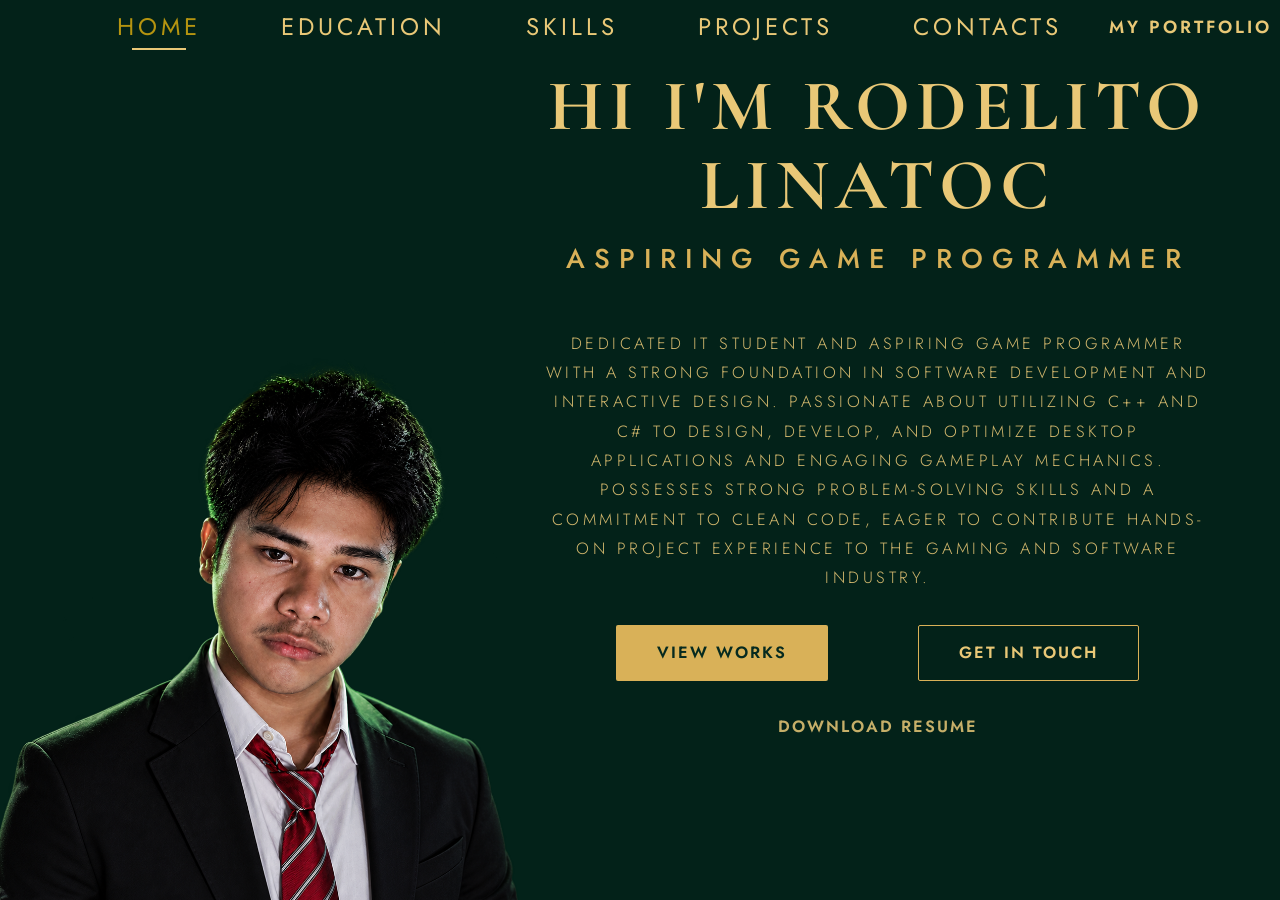
<file: PT PORTFOLIO/index.html>
<!DOCTYPE html>
<html lang="en">
<head>
  <meta charset="UTF-8">
  <meta name="viewport" content="width=device-width, initial-scale=1.0">
  <title>Portfolio</title>
  <link rel="preconnect" href="https://fonts.googleapis.com">
  <link href="https://fonts.googleapis.com/css2?family=Cormorant+Garamond:ital,wght@0,400;0,500;0,600;0,700;1,500;1,600&family=Jost:wght@300;400;500;600&display=swap" rel="stylesheet">
  <link rel="stylesheet" href="style.css">
</head>
<body class="home-page">

  <header>
    <div class="nav-wrap">
      <ul class="nav-links" id="navLinks">
        <li><a href="index.html" class="nav-link active">HOME</a></li>
        <li><a href="education.html" class="nav-link">EDUCATION</a></li>
        <li><a href="skills.html" class="nav-link">SKILLS</a></li>
        <li><a href="projects.html" class="nav-link">PROJECTS</a></li>
        <li><a href="contact.html" class="nav-link">CONTACTS</a></li>
      </ul>
      <div class="brand">MY PORTFOLIO</div>
      <button class="menu-toggle" id="menuToggle" aria-label="Toggle menu">
        <span></span><span></span><span></span>
      </button>
    </div>
  </header>

  <section id="home" class="hero">
    <div class="portrait-frame">
      <div class="portrait">
        <img src="images/PROOOF.png" alt="Rodelito Linatoc">
      </div>
    </div>

    <div class="hero-copy">
      <h1>HI I'M RODELITO LINATOC</h1>
      <p class="role">ASPIRING GAME PROGRAMMER</p>
      <p class="description">
        DEDICATED IT STUDENT AND ASPIRING GAME PROGRAMMER WITH A STRONG FOUNDATION IN SOFTWARE DEVELOPMENT AND INTERACTIVE DESIGN. PASSIONATE ABOUT UTILIZING C++ AND C# TO DESIGN, DEVELOP, AND OPTIMIZE DESKTOP APPLICATIONS AND ENGAGING GAMEPLAY MECHANICS. POSSESSES STRONG PROBLEM-SOLVING SKILLS AND A COMMITMENT TO CLEAN CODE, EAGER TO CONTRIBUTE HANDS-ON PROJECT EXPERIENCE TO THE GAMING AND SOFTWARE INDUSTRY.
      </p>
      <div class="btn-row">
  <a href="projects.html" class="btn btn-solid">VIEW WORKS</a>
  <a href="contact.html" class="btn btn-outline">GET IN TOUCH</a>
</div>
<a href="RESUME.pdf" class="btn btn-ghost" download="Rodelito_Linatoc_Resume.pdf">DOWNLOAD RESUME</a>
    </div>
  </section>

  

  <script>
    const menuToggle = document.getElementById('menuToggle');
    const navLinks = document.getElementById('navLinks');

    if (menuToggle && navLinks) {
      menuToggle.addEventListener('click', () => {
        navLinks.classList.toggle('open');
      });
    }
  </script>
</body>
</html>
</file>
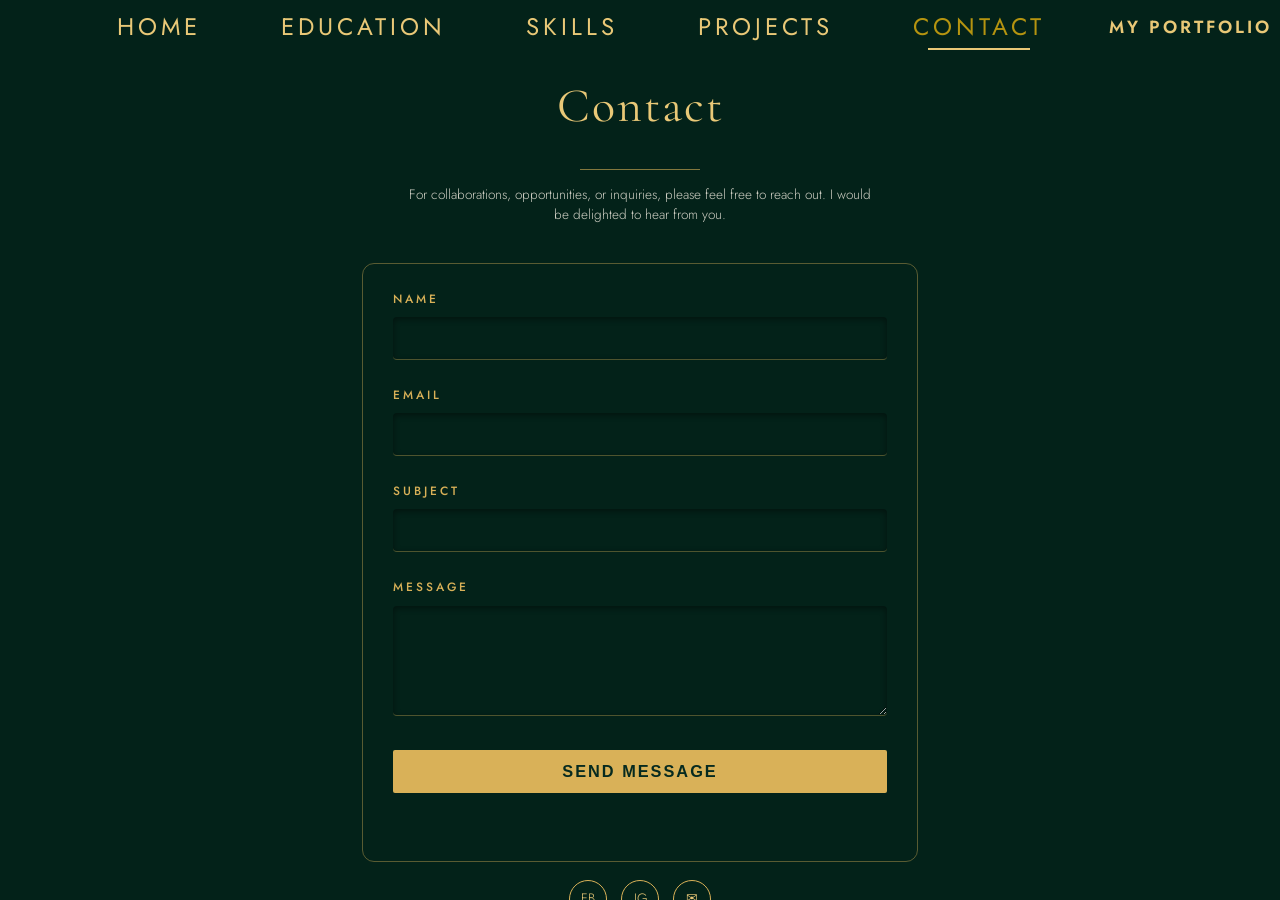
<file: PT PORTFOLIO/contact.html>
<!DOCTYPE html>
<html lang="en">
<head>
<meta charset="UTF-8">
<meta name="viewport" content="width=device-width, initial-scale=1.0">
<title>Contact | LINATOC, RODELITO V. Portfolio</title>
<link rel="preconnect" href="https://fonts.googleapis.com">
<link href="https://fonts.googleapis.com/css2?family=Cormorant+Garamond:ital,wght@0,400;0,500;0,600;1,500;1,600&family=Jost:wght@300;400;500;600&display=swap" rel="stylesheet">
<link rel="stylesheet" href="style.css">
</head>
<body>

<header>
  <div class="nav-wrap">
    <ul class="nav-links" id="navLinks">
      <li><a href="index.html" class="nav-link">Home</a></li>
      <li><a href="education.html" class="nav-link">Education</a></li>
      <li><a href="skills.html" class="nav-link">Skills</a></li>
      <li><a href="projects.html" class="nav-link">Projects</a></li>
      <li><a href="contact.html" class="nav-link active">Contact</a></li>
    </ul>
    <div class="brand">My Portfolio</div>
    <button class="menu-toggle" id="menuToggle" aria-label="Toggle menu">
      <span></span><span></span><span></span>
    </button>
  </div>
</header>

<section id="contact">
  <div class="section-head reveal">
    <p class="eyebrow">Get In Touch</p>
    <h2>Contact</h2>
    <div class="rule"></div>
    <p class="contact-intro">For collaborations, opportunities, or inquiries, please feel free to reach out. I would be delighted to hear from you.</p>
  </div>

  <form class="contact-box reveal" id="contactForm">
    <div class="field">
      <label for="name">Name</label>
      <input id="name" type="text" required>
    </div>
    <div class="field">
      <label for="email">Email</label>
      <input id="email" type="email" required>
    </div>
    <div class="field">
      <label for="subject">Subject</label>
      <input id="subject" type="text" required>
    </div>
    <div class="field">
      <label for="message">Message</label>
      <textarea id="message" required></textarea>
    </div>
    <button type="submit" class="btn btn-solid">Send Message</button>
    <p class="form-status" id="formStatus"></p>
  </form>

  <div class="social-row reveal">
  <a href="https://www.facebook.com/linatoc.jr.rodelito" class="social-icon" aria-label="Facebook" target="_blank" rel="noopener noreferrer">FB</a>
  <a href="https://www.instagram.com/direct/t/17842320944801246/" class="social-icon" aria-label="Instagram" target="_blank" rel="noopener noreferrer">IG</a>
  <a href="mailto:2520710@ub.edu.com" class="social-icon" aria-label="Gmail" target="_blank" rel="noopener noreferrer">✉</a>
</div>
</section>


<script src="script.js"></script>
</body>
</html>
</file>
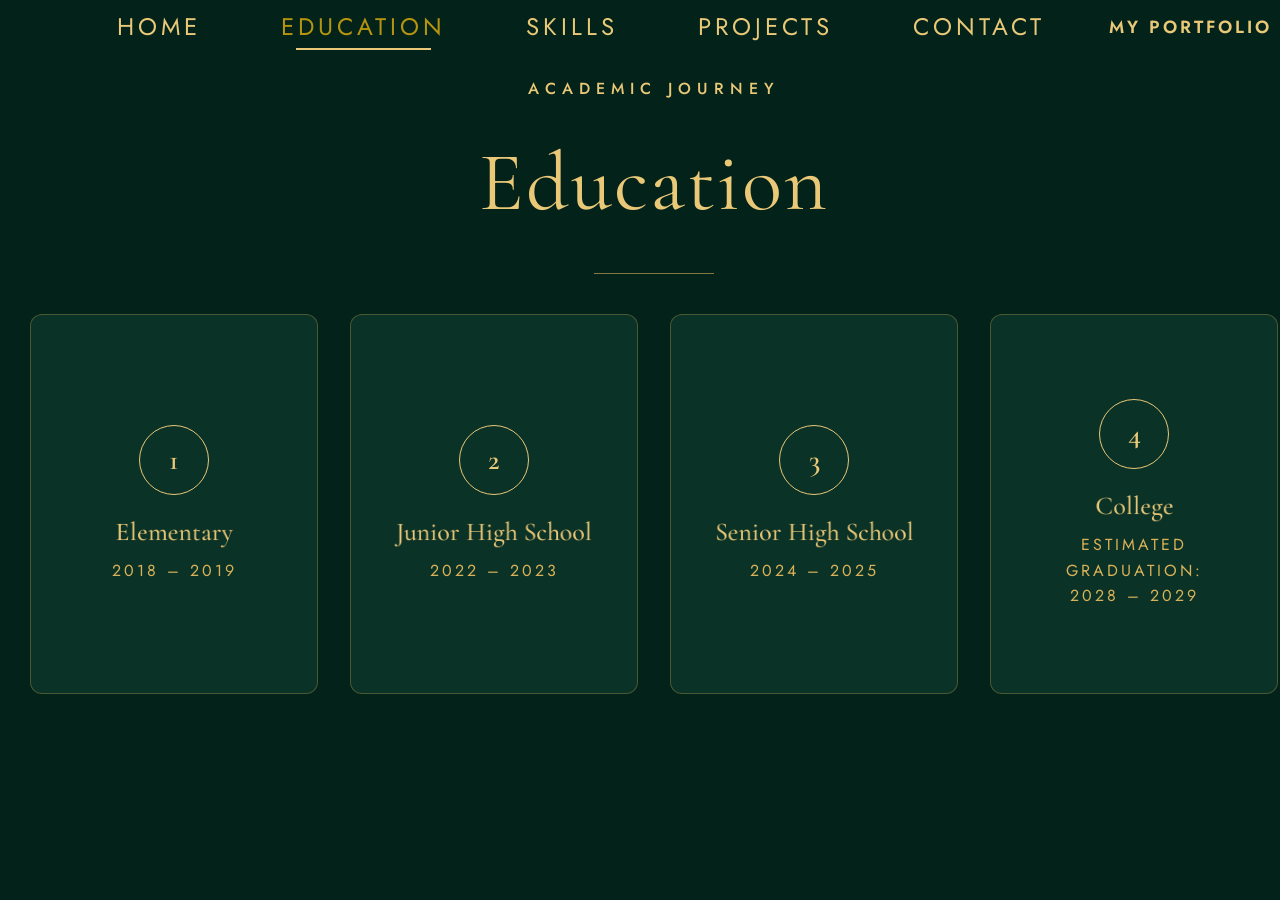
<file: PT PORTFOLIO/education.html>
<!DOCTYPE html>
<html lang="en">
<head>
<meta charset="UTF-8">
<meta name="viewport" content="width=device-width, initial-scale=1.0">
<title>Portfolio</title>
<link rel="preconnect" href="https://fonts.googleapis.com">
<link href="https://fonts.googleapis.com/css2?family=Cormorant+Garamond:ital,wght@0,400;0,500;0,600;1,500;1,600&family=Jost:wght@300;400;500;600&display=swap" rel="stylesheet">
<link rel="stylesheet" href="style.css">
</head>
<body>

<header>
  <div class="nav-wrap">
    <ul class="nav-links" id="navLinks">
      <li><a href="index.html" class="nav-link">Home</a></li>
      <li><a href="education.html" class="nav-link active">Education</a></li>
      <li><a href="skills.html" class="nav-link">Skills</a></li>
      <li><a href="projects.html" class="nav-link">Projects</a></li>
      <li><a href="contact.html" class="nav-link">Contact</a></li>
    </ul>
    <div class="brand">My Portfolio</div>
    <button class="menu-toggle" id="menuToggle" aria-label="Toggle menu">
      <span></span><span></span><span></span>
    </button>
  </div>
</header>

<section id="education" class="education-section">
  <div class="education-container">
    <div class="section-head reveal">
      <p class="eyebrow">Academic Journey</p>
      <h2>Education</h2>
      <div class="rule"></div>
    </div>
    
    <div class="edu-cards-container reveal">
      <!-- Card 1: Elementary -->
      <div class="edu-card">
        <div class="badge-circle">1</div>
        <h3>Elementary</h3>
        <p class="edu-date">2018 – 2019</p>
        <div class="card-details">
          <p>Served as a designated row officer, cleaning group leader, and activity lead—actively monitoring peer well-being, coordinating daily sanitation duties, and guiding team members to successfully complete group tasks and academic projects.</p>
        </div>
      </div>

      <!-- Card 2: Junior High School -->
      <div class="edu-card">
        <div class="badge-circle">2</div>
        <h3>Junior High School</h3>
        <p class="edu-date">2022 – 2023</p>
        <div class="card-details">
          <p>Served as the lead vocalist for group performance tasks, helping guide musical arrangements and rehearsals. Collaborated closely with team members to practice, coordinate responsibilities, and deliver organized group presentations.</p>
        </div>
      </div>

      <!-- Card 3: Senior High School -->
      <div class="edu-card">
        <div class="badge-circle">3</div>
        <h3>Senior High School</h3>
        <p class="edu-date">2024 – 2025</p>
        <div class="card-details">
          <p>STEM Strand graduate. Achieved Academic Honors in Grade 12 while actively contributing to student life and leadership throughout Senior High School. Served as Vice President of the KAPIDAMU music organization, where I helped manage operations and organize activities, and acted as a class representative responsible for row monitoring and attending to classmates' health needs by assisting them to the school clinic.</p>
        </div>
      </div>

      <!-- Card 4: College -->
      <div class="edu-card">
        <div class="badge-circle">4</div>
        <h3>College</h3>
        <p class="edu-date">ESTIMATED GRADUATION:<br> 2028 – 2029</p>
        <div class="card-details">
          <p>BS Information Technology. Developing foundational knowledge in computer programming and web development, with practical exposure to C++ for core logic and HTML/CSS for responsive web structure. Actively building technical problem-solving skills through hands-on academic projects, focusing on structured code execution, clean logic design, and basic user interface concepts.</p>
        </div>
      </div>
    </div>
  </div>
</section>



<script src="script.js"></script>
</body>
</html>
</file>
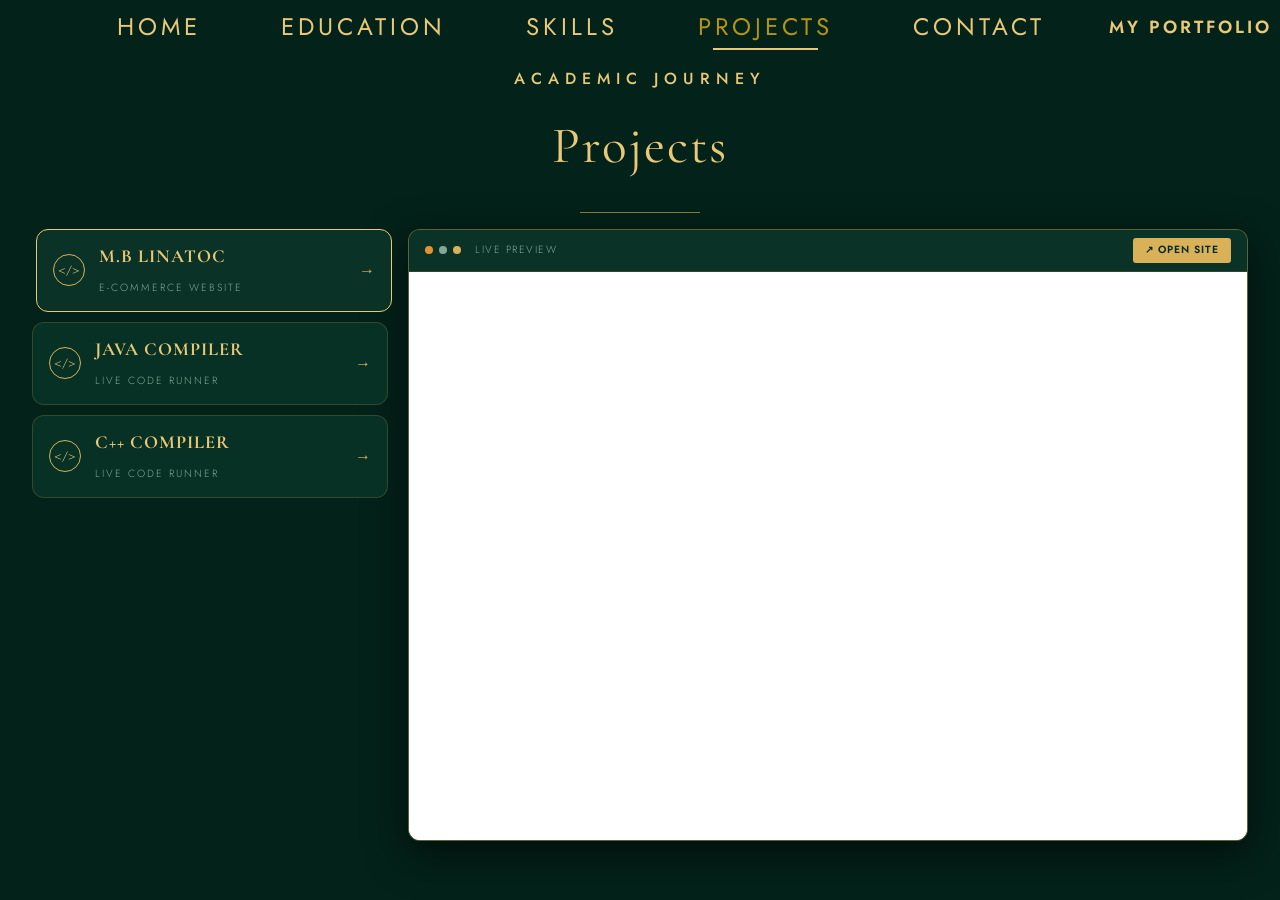
<file: PT PORTFOLIO/projects.html>
<!DOCTYPE html>
<html lang="en">
<head>
  <meta charset="UTF-8">
  <meta name="viewport" content="width=device-width, initial-scale=1.0">
  <title>Portfolio</title>
  <link rel="preconnect" href="https://fonts.googleapis.com">
  <link href="https://fonts.googleapis.com/css2?family=Cormorant+Garamond:ital,wght@0,400;0,500;0,600;1,500;1,600&family=Jost:wght@300;400;500;600&display=swap" rel="stylesheet">
  <link rel="stylesheet" href="style.css">
</head>
<body class="projects-page">

<header>
  <div class="nav-wrap">
    <ul class="nav-links" id="navLinks">
      <li><a href="index.html" class="nav-link">Home</a></li>
      <li><a href="education.html" class="nav-link">Education</a></li>
      <li><a href="skills.html" class="nav-link">Skills</a></li>
      <li><a href="projects.html" class="nav-link active">Projects</a></li>
      <li><a href="contact.html" class="nav-link">Contact</a></li>
    </ul>
    <div class="brand">My Portfolio</div>
    <button class="menu-toggle" id="menuToggle" aria-label="Toggle menu">
      <span></span><span></span><span></span>
    </button>
  </div>
</header>

<main class="projects-main">

  <section id="education" class="education-section">
    <div class="education-container">
      <div class="section-head reveal">
        <p class="eyebrow">Academic Journey</p>
        <h2>Projects</h2>
        <div class="rule"></div>
      </div>

      <div class="projects-layout">

        <div class="projects-list">

          <a href="https://linatocrodelito8-netizen.github.io/Frozen-Meatshop/" target="_blank" class="project-slot active" data-target="proj-meatshop">
            <div class="slot-content">
              <div class="slot-icon">&lt;/&gt;</div>
              <div>
                <h3 class="slot-title">M.B LINATOC</h3>
                <span class="slot-category">E-COMMERCE WEBSITE</span>
              </div>
              <span class="slot-arrow">&rarr;</span>
            </div>
          </a>

          <div class="project-slot" data-target="proj-game">
            <div class="slot-content">
              <div class="slot-icon">&lt;/&gt;</div>
              <div>
                <h3 class="slot-title">JAVA COMPILER</h3>
                <span class="slot-category">LIVE CODE RUNNER</span>
              </div>
              <span class="slot-arrow">&rarr;</span>
            </div>
          </div>

          <div class="project-slot" data-target="proj-system">
            <div class="slot-content">
              <div class="slot-icon">&lt;/&gt;</div>
              <div>
                <h3 class="slot-title">C++ COMPILER</h3>
                <span class="slot-category">LIVE CODE RUNNER</span>
              </div>
              <span class="slot-arrow">&rarr;</span>
            </div>
          </div>

        </div>

        <div class="project-projection">

          <div class="projection-bar">
            <div class="bar-dots">
              <span class="dot dot-orange"></span>
              <span class="dot dot-muted"></span>
              <span class="dot dot-gold"></span>
              <span class="bar-title">LIVE PREVIEW</span>
            </div>
            <a id="liveSiteBtn" href="https://linatocrodelito8-netizen.github.io/Frozen-Meatshop/" target="_blank" class="open-site-btn">↗ OPEN SITE</a>
          </div>

          <div class="projection-viewport" id="viewportWrapper">

            <div class="proj-pane active" id="proj-meatshop">
              <div class="iframe-container" id="iframeBox">
                <iframe id="scaledIframe" src="https://linatocrodelito8-netizen.github.io/Frozen-Meatshop/" title="M.B Linatoc Meatshop Live Preview"></iframe>
              </div>
            </div>

            <!-- Pane 2: Java Compiler -->
            <div class="proj-pane" id="proj-game">
              <div class="pane-header">
                <h3>JAVA COMPILER</h3>
                <div class="badge">☕ Runner</div>
              </div>

              <div class="pane-card">
                <div class="card-heading">LIBRARY SYSTEM</div>
                <div class="pane-footer">
                <span class="tag">NOTICE</span>
                <p>
                <p>Please be advised that the compiler is currently experiencing functional limitations. While it allows users to enter input, it is presently unable to execute the required calculations.

The compiler is intended solely for demonstration purposes, specifically to illustrate the structure and functionality of the JavaScript code used in this project.

For Testing Purposes:
If you would like to test the code and see how it functions, please copy the provided JavaScript code, click “Open Site,” and paste the code into the designated area on the website.

We apologize for any inconvenience this limitation may cause and sincerely appreciate your understanding and consideration.</p>

                <div class="compiler-toolbar">
                  <button id="editCodeBtn" class="action-btn secondary-btn">✎ Edit Code</button>
                </div>

                <pre class="code-viewer" id="codeViewer"></pre>
                <textarea class="code-editor" id="codeEditor" style="display:none;" spellcheck="false"></textarea>

                <button id="runJavaBtn" class="action-btn">▶ Start Program</button>

                <div class="terminal" id="terminal">
                  <div class="term-line term-placeholder">Click "Start Program" to begin answering the prompts…</div>
                </div>
              </div>

Click Start, then answer each question directly in the console above.
</p>
              </div>
            </div>

            <!-- Pane 3: C++ Compiler -->
            <div class="proj-pane" id="proj-system">
              <div class="pane-header">
                <h3>C++ COMPILER</h3>
                <div class="badge">⚙ Runner</div>
              </div>

              <div class="pane-card">
                <div class="card-heading">MATRIX COMPARISON</div>
                <div class="pane-footer">
                <span class="tag">NOTICE</span>
                <p>
                <p>Please be advised that the compiler is currently experiencing functional limitations. While it allows users to enter input, it is presently unable to execute the required calculations.

The compiler is intended solely for demonstration purposes, specifically to illustrate the structure and functionality of the C++ code used in this project.

For Testing Purposes:
If you would like to test the code and see how it functions, please copy the provided C++ code, click “Open Site,” and paste the code into the designated area on the website.

We apologize for any inconvenience this limitation may cause and sincerely appreciate your understanding and consideration.</p>

                <div class="compiler-toolbar">
                  <button id="editCodeBtnCpp" class="action-btn secondary-btn">✎ Edit Code</button>
                </div>

                <pre class="code-viewer" id="codeViewerCpp"></pre>
                <textarea class="code-editor" id="codeEditorCpp" style="display:none;" spellcheck="false"></textarea>

                <button id="runCppBtn" class="action-btn">▶ Start Program</button>

                <div class="terminal" id="terminalCpp">
                  <div class="term-line term-placeholder">Click "Start Program" to begin answering the prompts…</div>
                </div>
              </div>

Click Start, then answer each question directly in the console above.
</p>
              </div>
            </div>

          </div>
        </div>

      </div>
    </div>
  </section>
</main>

<script>
 function resizeIframe() {
  const box = document.getElementById('iframeBox');
  const iframe = document.getElementById('scaledIframe');
  if (!box || !iframe) return;

  const baseWidth = 1920;
  const baseHeight = 1080;

  const containerWidth = box.clientWidth;
  const containerHeight = box.clientHeight;

  const scaleX = containerWidth / baseWidth;
  const scaleY = containerHeight / baseHeight;
  const scale = Math.max(scaleX, scaleY);

  iframe.style.width = baseWidth + 'px';
  iframe.style.height = baseHeight + 'px';
  iframe.style.transform = `scale(${scale})`;
}

  window.addEventListener('resize', resizeIframe);
  window.addEventListener('DOMContentLoaded', resizeIframe);

  const projectLinks = {
    'proj-meatshop': 'https://linatocrodelito8-netizen.github.io/Frozen-Meatshop/',
    'proj-game': 'https://www.onlinegdb.com/online_java_compiler',
    'proj-system': 'https://www.onlinegdb.com/online_c++_compiler'
  };

  const liveSiteBtn = document.getElementById('liveSiteBtn');
  const slots = document.querySelectorAll('.project-slot');
  const panes = document.querySelectorAll('.proj-pane');

  slots.forEach(slot => {
    slot.addEventListener('mouseenter', () => {
      slots.forEach(s => {
        s.classList.remove('active');
      });
      panes.forEach(p => {
        p.classList.remove('active');
        p.style.display = 'none';
      });

      slot.classList.add('active');

      const targetId = slot.getAttribute('data-target');
      const targetPane = document.getElementById(targetId);
      if (targetPane) {
        targetPane.style.display = 'flex';
        targetPane.classList.add('active');
        if (targetId === 'proj-meatshop') {
          setTimeout(resizeIframe, 10);
        }
      }

      if (liveSiteBtn && projectLinks[targetId]) {
        liveSiteBtn.href = projectLinks[targetId];
      }
    });
  });

  // ==================== SHARED TERMINAL HELPER ====================
  function addLineG(terminalEl, text, cls) {
    const div = document.createElement('div');
    div.className = 'term-line' + (cls ? ' ' + cls : '');
    div.textContent = text;
    terminalEl.appendChild(div);
    terminalEl.scrollTop = terminalEl.scrollHeight;
    return div;
  }

  function askSingle(terminalEl, promptText) {
    return new Promise((resolve) => {
      const row = document.createElement('div');
      row.className = 'term-line term-prompt-row';

      const label = document.createElement('span');
      label.textContent = promptText;
      row.appendChild(label);

      const input = document.createElement('input');
      input.type = 'text';
      input.className = 'term-input';
      row.appendChild(input);

      terminalEl.appendChild(row);
      terminalEl.scrollTop = terminalEl.scrollHeight;
      input.focus();

      input.addEventListener('keydown', (e) => {
        if (e.key === 'Enter') {
          const value = input.value;
          input.disabled = true;
          row.innerHTML = '';
          row.className = 'term-line';
          row.textContent = promptText + value;
          resolve(value);
        }
      });
    });
  }

  // ==================== JAVA COMPILER ====================

  const DEFAULT_JAVA_CODE = `import java.util.Scanner;

public class Main {
    public static void main(String[] args) {
        Scanner scn = new Scanner(System.in);

        System.out.print("Member name: ");
        String Name = scn.nextLine();

        System.out.print("Library ID: ");
        int ID = scn.nextInt();

        System.out.print("Book Title: ");
        scn.nextLine();
        String Title = scn.nextLine();

        System.out.print("Number of Books Borrowed: ");
        int numberofbooks = scn.nextInt();

        System.out.print("Number of days: ");
        int numberofdays = scn.nextInt();

        System.out.print("Daily Fee per book: ");
        double DailyFee = scn.nextInt();

        System.out.print("Membership Fee: ");
        double MembershipFee = scn.nextInt();

        System.out.print("Processing Fee per book: ");
        double Processfeeperbook = scn.nextInt();

        int totalDays = numberofbooks * numberofdays;
        System.out.print("Total Days: " + totalDays + " Days\\n");

        double borrowingFee = numberofbooks * DailyFee;
        System.out.print("Total Borrowing Fee: " + borrowingFee + "\\n");

        double TotalprocessingFee = numberofbooks * Processfeeperbook;
        System.out.print("Total Processing Fee: " + TotalprocessingFee + "\\n");

        double TotalAmount = borrowingFee + TotalprocessingFee + MembershipFee;
        System.out.print("Total Amount: " + TotalAmount + "\\n");
    }
}`;

  const PROMPTS = [
    "Member name: ",
    "Library ID: ",
    "Book Title: ",
    "Number of Books Borrowed: ",
    "Number of days: ",
    "Daily Fee per book: ",
    "Membership Fee: ",
    "Processing Fee per book: "
  ];

  let currentCode = DEFAULT_JAVA_CODE;
  let isEditing = false;
  let isRunning = false;

  const codeViewer = document.getElementById('codeViewer');
  const codeEditor = document.getElementById('codeEditor');
  const editCodeBtn = document.getElementById('editCodeBtn');
  const runBtn = document.getElementById('runJavaBtn');
  const terminal = document.getElementById('terminal');

  function renderViewer() {
    codeViewer.textContent = currentCode;
  }
  renderViewer();

  if (editCodeBtn) {
    editCodeBtn.addEventListener('click', () => {
      if (isRunning) return;
      if (!isEditing) {
        codeEditor.value = currentCode;
        codeViewer.style.display = 'none';
        codeEditor.style.display = 'block';
        editCodeBtn.textContent = '🔒 Lock Code';
        isEditing = true;
      } else {
        currentCode = codeEditor.value;
        renderViewer();
        codeEditor.style.display = 'none';
        codeViewer.style.display = 'block';
        editCodeBtn.textContent = '✎ Edit Code';
        isEditing = false;
      }
    });
  }

  function addLine(text, cls) {
    return addLineG(terminal, text, cls);
  }

  function askNext(index, answers) {
    if (index >= PROMPTS.length) {
      runProgram(answers);
      return;
    }

    const row = document.createElement('div');
    row.className = 'term-line term-prompt-row';

    const label = document.createElement('span');
    label.textContent = PROMPTS[index];
    row.appendChild(label);

    const input = document.createElement('input');
    input.type = 'text';
    input.className = 'term-input';
    row.appendChild(input);

    terminal.appendChild(row);
    terminal.scrollTop = terminal.scrollHeight;
    input.focus();

    input.addEventListener('keydown', (e) => {
      if (e.key === 'Enter') {
        const value = input.value;
        input.disabled = true;
        row.innerHTML = '';
        row.className = 'term-line';
        row.textContent = PROMPTS[index] + value;
        answers.push(value);
        askNext(index + 1, answers);
      }
    });
  }

  async function runProgram(answers) {
    addLine('Running program…');
    const codeToRun = isEditing ? codeEditor.value : currentCode;
    const stdinValue = answers.join('\n') + '\n';

    try {
      const res = await fetch('https://emkc.org/api/v2/piston/execute', {
        method: 'POST',
        headers: { 'Content-Type': 'application/json' },
        body: JSON.stringify({
          language: 'java',
          version: '*',
          files: [{ name: 'Main.java', content: codeToRun }],
          stdin: stdinValue
        })
      });

      const data = await res.json();
      const compileErr = data.compile && data.compile.stderr;
      const runOut = data.run ? data.run.stdout : '';
      const runErr = data.run ? data.run.stderr : '';

      if (compileErr) {
        addLine(compileErr, 'term-error');
      } else if (runErr) {
        addLine(runErr, 'term-error');
      } else {
        addLine(runOut || '(program ran with no output)');
      }
    } catch (err) {
      addLine('Could not reach the code execution service. Please try again.', 'term-error');
    } finally {
      isRunning = false;
      runBtn.disabled = false;
      editCodeBtn.disabled = false;
    }
  }

  if (runBtn) {
    runBtn.addEventListener('click', () => {
      if (isRunning) return;
      isRunning = true;
      runBtn.disabled = true;
      editCodeBtn.disabled = true;
      terminal.innerHTML = '';
      askNext(0, []);
    });
  }

  // ==================== C++ COMPILER ====================

  const DEFAULT_CPP_CODE = `#include <iostream>
#include <iomanip>

using namespace std;

int main () {
    
   int z[100][100];
   int arr2[100][100]; 
  
   
   int x = 0;
   int c = 0;
   int diffCount = 0;
   
   int rows = 0;
   int cols = 0;
   
   cout <<"Enter the number of rows: ";
   cin>>rows;
   cout <<"Enter the number of columns: ";
   cin>>cols;
   
   cout<<"Enter the elements of the first array: "<<endl;
   
   for (x = 0; x < rows; x++){
       
       for (c = 0; c < cols; c++){
       cout <<"Element at [" << x <<"]["<< c <<"]: ";
       cin>> z[x][c];
       }
   }
   
   cout<<"Enter the elements of the second array: "<<endl;
   
   for (x = 0; x < rows; x++){
       
       for (c = 0; c < cols; c++){
       cout <<"Element at [" << x <<"]["<< c <<"]: ";
       cin>> arr2[x][c];
       }
   }
       
    for (x = 0; x < rows; x++){
       for (c = 0; c < cols; c++){
      if (z[x][c] != arr2[x][c]){
          diffCount++;
      }
      
       }
   }
       cout<<"Number of differences between the two matrices: "<<diffCount<<endl;
    
    return 0;
}`;

  let currentCppCode = DEFAULT_CPP_CODE;
  let isEditingCpp = false;
  let isRunningCpp = false;

  const codeViewerCpp = document.getElementById('codeViewerCpp');
  const codeEditorCpp = document.getElementById('codeEditorCpp');
  const editCodeBtnCpp = document.getElementById('editCodeBtnCpp');
  const runCppBtn = document.getElementById('runCppBtn');
  const terminalCpp = document.getElementById('terminalCpp');

  function renderViewerCpp() {
    codeViewerCpp.textContent = currentCppCode;
  }
  renderViewerCpp();

  if (editCodeBtnCpp) {
    editCodeBtnCpp.addEventListener('click', () => {
      if (isRunningCpp) return;
      if (!isEditingCpp) {
        codeEditorCpp.value = currentCppCode;
        codeViewerCpp.style.display = 'none';
        codeEditorCpp.style.display = 'block';
        editCodeBtnCpp.textContent = '🔒 Lock Code';
        isEditingCpp = true;
      } else {
        currentCppCode = codeEditorCpp.value;
        renderViewerCpp();
        codeEditorCpp.style.display = 'none';
        codeViewerCpp.style.display = 'block';
        editCodeBtnCpp.textContent = '✎ Edit Code';
        isEditingCpp = false;
      }
    });
  }

  async function runProgramCpp(answers) {
    addLineG(terminalCpp, 'Running program…');
    const codeToRun = isEditingCpp ? codeEditorCpp.value : currentCppCode;
    const stdinValue = answers.join('\n') + '\n';

    try {
      const res = await fetch('https://emkc.org/api/v2/piston/execute', {
        method: 'POST',
        headers: { 'Content-Type': 'application/json' },
        body: JSON.stringify({
          language: 'cpp',
          version: '*',
          files: [{ name: 'main.cpp', content: codeToRun }],
          stdin: stdinValue
        })
      });

      const data = await res.json();
      const compileErr = data.compile && data.compile.stderr;
      const runOut = data.run ? data.run.stdout : '';
      const runErr = data.run ? data.run.stderr : '';

      if (compileErr) {
        addLineG(terminalCpp, compileErr, 'term-error');
      } else if (runErr) {
        addLineG(terminalCpp, runErr, 'term-error');
      } else {
        addLineG(terminalCpp, runOut || '(program ran with no output)');
      }
    } catch (err) {
      addLineG(terminalCpp, 'Could not reach the code execution service. Please try again.', 'term-error');
    } finally {
      isRunningCpp = false;
      runCppBtn.disabled = false;
      editCodeBtnCpp.disabled = false;
    }
  }

  async function runCppFlow() {
    const answers = [];
    let v;

    v = await askSingle(terminalCpp, "Enter the number of rows: ");
    answers.push(v);
    const rows = parseInt(v) || 0;

    v = await askSingle(terminalCpp, "Enter the number of columns: ");
    answers.push(v);
    const cols = parseInt(v) || 0;

    addLineG(terminalCpp, "Enter the elements of the first array:");
    for (let x = 0; x < rows; x++) {
      for (let c = 0; c < cols; c++) {
        v = await askSingle(terminalCpp, `Element at [${x}][${c}]: `);
        answers.push(v);
      }
    }

    addLineG(terminalCpp, "Enter the elements of the second array:");
    for (let x = 0; x < rows; x++) {
      for (let c = 0; c < cols; c++) {
        v = await askSingle(terminalCpp, `Element at [${x}][${c}]: `);
        answers.push(v);
      }
    }

    await runProgramCpp(answers);
  }

  if (runCppBtn) {
    runCppBtn.addEventListener('click', () => {
      if (isRunningCpp) return;
      isRunningCpp = true;
      runCppBtn.disabled = true;
      editCodeBtnCpp.disabled = true;
      terminalCpp.innerHTML = '';
      runCppFlow();
    });
  }
</script>

</body>
</html>
</file>
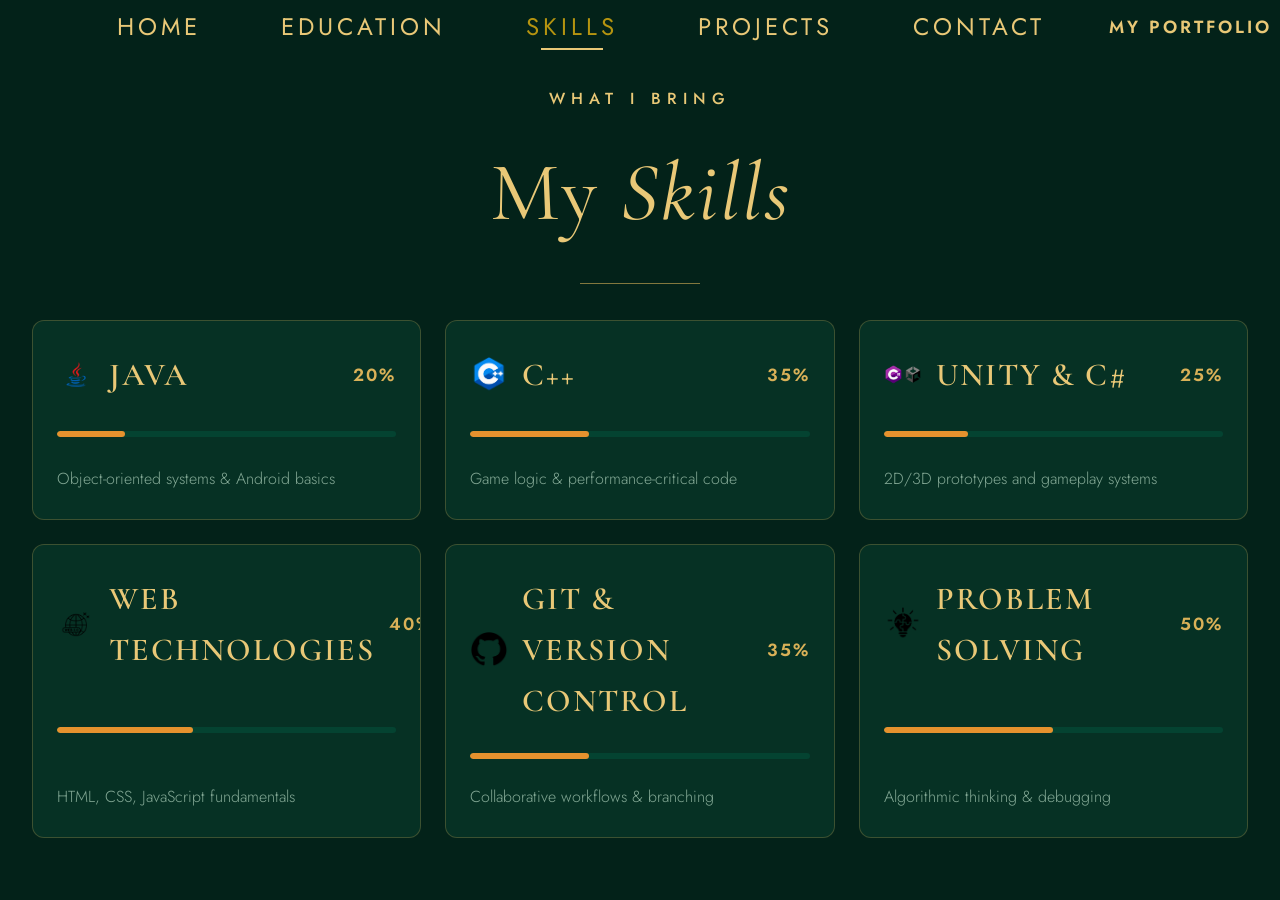
<file: PT PORTFOLIO/skills.html>
<!DOCTYPE html>
<html lang="en">
<head>
<meta charset="UTF-8">
<meta name="viewport" content="width=device-width, initial-scale=1.0">
<title>Portfolio</title>
<link rel="preconnect" href="https://fonts.googleapis.com">
<link href="https://fonts.googleapis.com/css2?family=Cormorant+Garamond:ital,wght@0,400;0,500;0,600;1,500;1,600&family=Jost:wght@300;400;500;600&display=swap" rel="stylesheet">
<link rel="stylesheet" href="style.css">
</head>
<body>

<header>
  <div class="nav-wrap">
    <ul class="nav-links" id="navLinks">
      <li><a href="index.html" class="nav-link">Home</a></li>
      <li><a href="education.html" class="nav-link">Education</a></li>
      <li><a href="skills.html" class="nav-link active">Skills</a></li>
      <li><a href="projects.html" class="nav-link">Projects</a></li>
      <li><a href="contact.html" class="nav-link">Contact</a></li>
    </ul>
    <div class="brand">My Portfolio</div>
    <button class="menu-toggle" id="menuToggle" aria-label="Toggle menu">
      <span></span><span></span><span></span>
    </button>
  </div>
</header>

<section id="skills">
  <div class="section-head reveal">
    <p class="eyebrow">What I bring</p>
    <h2>My <em>Skills</em></h2>
    <div class="rule"></div>
  </div>
  <div class="skills-grid">
    <div class="skill-card reveal">
      <h3>Java <img src="images/java.png" alt="Java Icon" class="skill-icon"></h3>
      <div class="bar-track"><div class="bar-fill" data-level="20"></div></div>
      <span>Object-oriented systems &amp; Android basics</span>
    </div>
    <div class="skill-card reveal">
      <h3>C++ <img src="images/c++.png" alt="C++ Icon" class="skill-icon"></h3>
      <div class="bar-track"><div class="bar-fill" data-level="35"></div></div>
      <span>Game logic &amp; performance-critical code</span>
    </div>
    <div class="skill-card reveal">
      <h3>Unity &amp; C# <img src="images/unity.png" alt="Unity Icon" class="skill-icon"></h3>
      <div class="bar-track"><div class="bar-fill" data-level="25"></div></div>
      <span>2D/3D prototypes and gameplay systems</span>
    </div>
    <div class="skill-card reveal">
      <h3>Web Technologies <img src="images/web.png" alt="Web Technologies Icon" class="skill-icon"></h3>
      <div class="bar-track"><div class="bar-fill" data-level="40"></div></div>
      <span>HTML, CSS, JavaScript fundamentals</span>
    </div>
    <div class="skill-card reveal">
      <h3>Git &amp; Version Control <img src="images/Git.png" alt="Git Icon" class="skill-icon"></h3>
      <div class="bar-track"><div class="bar-fill" data-level="35"></div></div>
      <span>Collaborative workflows &amp; branching</span>
    </div>
    <div class="skill-card reveal">
      <h3>Problem Solving <img src="images/logic.png" alt="Problem Solving Icon" class="skill-icon"></h3>
      <div class="bar-track"><div class="bar-fill" data-level="50"></div></div>
      <span>Algorithmic thinking &amp; debugging</span>
    </div>
  </div>
</section>

<script src="script.js"></script>
</body>
</html>
</file>
<file: PT PORTFOLIO/style.css>
:root {
  --bg-deep: #032219;
  --bg-card: #063124;
  --bg-panel: #0b3227;
  --bg-panel-2: #0e3d2e;
  --bg-track: #044331;
  --gold: #d9b158;
  --gold-bright: #e9c877;
  --orange-bar: #e5922e;
  --cream: #f2ede1;
  --muted: #83a895;
  --line: rgba(217, 177, 88, 0.35);
  --radius: 12px;
}

* {
  box-sizing: border-box;
  margin: 0;
  padding: 0;
}

html, body {
  width: 100%;
  min-height: 100vh;
  background: var(--bg-deep);
  color: var(--cream);
  font-family: 'Jost', sans-serif;
  font-weight: 300;
  line-height: 1.6;
}

body.home-page {
  height: 100vh;
  overflow: hidden;
  display: flex;
  flex-direction: column;
  justify-content: space-between;
}

header {
  flex: 0 0 auto;
  position: relative;
  z-index: 100;
  background: transparent;
  padding: 8px 8.5px 10px 47px;
}

.nav-wrap {
  max-width: 100%;
  margin: 0 auto;
  display: flex;
  align-items: center;
  justify-content: space-between;
}

.nav-links {
  display: flex;
  gap: 10px;
  list-style: none;
}

.nav-links li {
  list-style: none;
  list-style-type: none;
}

.nav-links a {
  font-size: 1.5rem;
  letter-spacing: 4px;
  color: var(--gold-bright);
  text-transform: uppercase;
  font-weight: 400;
  position: relative;
  padding-bottom: 6px;
  padding-left: 70px;
  transition: color 0.3s cubic-bezier(0.25, 1, 0.5, 1);
  text-decoration: none;
}

.nav-links a::after {
  content: '';
  position: absolute;
  left: 85px;
  bottom: 0;
  width: 0;
  height: 2px;
  background: var(--gold-bright);
  transition: width 0.35s cubic-bezier(0.25, 1, 0.5, 1);
}

.nav-links a:hover::after,
.nav-links a.active::after {
  width: calc(100% - 100px);
}

.nav-links a.active {
  color: #B59410;
}

.brand {
  font-family: 'Jost', sans-serif;
  font-size: 1.1rem;
  letter-spacing: 3px;
  text-transform: uppercase;
  color: var(--gold-bright);
  font-weight: 600;
}

.menu-toggle {
  display: none;
  flex-direction: column;
  gap: 5px;
  cursor: pointer;
  background: none;
  border: none;
}

.menu-toggle span {
  width: 28px;
  height: 2px;
  background: var(--gold-bright);
  display: block;
}

.hero {
  flex: 1 1 auto;
  display: grid;
  grid-template-columns: 0.85fr 1.15fr;
  align-items: end;
  padding: 0 48px 0 0;
  max-width: 100%;
  margin: 0 auto;
  width: 100%;
  height: calc(100vh - 120px);
  overflow: hidden;
}

.portrait-frame {
  height: 100%;
  width: 100%;
  display: flex;
  align-items: flex-end;
  justify-content: flex-start;
  overflow: hidden;
}

.portrait {
  width: 100%;
  height: 100%;
  display: flex;
  align-items: flex-end;
  justify-content: flex-start;
}

.portrait img {
  max-width: 100%;
  max-height: 95%;
  object-fit: contain;
  object-position: left bottom;
  display: block;
}

.hero-copy {
  padding-left: 20px;
  padding-right: 20px;
  padding-bottom: 145px;
  display: flex;
  flex-direction: column;
  justify-content: center;
  align-items: center;
  text-align: center;
}

.hero-copy h1 {
  font-family: 'Cormorant Garamond', serif;
  font-weight: 800;
  font-size: 4.5rem;
  text-transform: uppercase;
  letter-spacing: 6px;
  line-height: 1.1;
  margin-bottom: 12px;
  color: var(--gold-bright);
}

.role {
  font-family: 'Jost', sans-serif;
  font-weight: 500;
  font-size: 1.70rem;
  text-transform: uppercase;
  letter-spacing: 9px;
  margin-bottom: 28px;
  color: var(--gold);
}

.hero-copy p.description {
  color: var(--gold-bright);
  max-width: 720px;
  font-size: 1.02rem;
  padding-top: 20px;
  line-height: 1.8;
  letter-spacing: 3.5px;
  text-transform: uppercase;
  margin-bottom: 32px;
  opacity: 0.9;
}

.btn-row {
  display: flex;
  gap: 90px;
  flex-wrap: wrap;
  justify-content: center;
}
.btn-ghost {
  margin-top: 18px;
  color: var(--gold-bright);
  background: transparent;
  border: none;
  padding: 8px 20px;
  font-size: 0.85rem;
  letter-spacing: 3px;
  text-decoration: none;
  position: relative;
  opacity: 0.85;
  transition: opacity 0.3s ease, letter-spacing 0.3s ease;
}

.btn-ghost::after {
  content: '';
  position: absolute;
  left: 50%;
  bottom: 0;
  width: 0;
  height: 1px;
  background: var(--gold-bright);
  transition: width 0.35s cubic-bezier(0.25, 1, 0.5, 1), left 0.35s cubic-bezier(0.25, 1, 0.5, 1);
}

.btn-ghost:hover {
  opacity: 1;
  letter-spacing: 4px;
}

.btn-ghost:hover::after {
  width: 100%;
  left: 0;
}

.btn {
  padding: 14px 40px;
  font-size: 1.02rem;
  letter-spacing: 2px;
  text-transform: uppercase;
  font-weight: 600;
  border-radius: 2px;
  cursor: pointer;
  border: 1px solid transparent;
  transition: transform 0.3s ease, box-shadow 0.3s ease, background 0.3s ease, color 0.3s ease;
  display: inline-block;
  text-decoration: none;
}

.btn-solid {
  background: var(--gold);
  color: #062a1f;
}

.btn-solid:hover {
  background: var(--gold-bright);
  transform: translateY(-2px);
  box-shadow: 0 10px 24px rgba(217, 177, 88, 0.25);
}

.btn-outline {
  border-color: var(--gold);
  color: var(--gold-bright);
  background: transparent;
}

.btn-outline:hover {
  background: rgba(217, 177, 88, 0.1);
  transform: translateY(-2px);
}

body:has(#education) {
  overflow-y: auto !important;
  height: auto !important;
  min-height: 100vh;
  display: flex;
  flex-direction: column;
}

.education-section {
  flex: 1 0 auto;
  width: 100%;
  max-width: 1600px;
  margin: 0 auto;
  padding: 60px 32px 120px 32px;
}

.section-head {
  text-align: center;
  margin-bottom: 80px;
}

.section-head .eyebrow {
  font-size: 1.0rem;
  text-transform: uppercase;
  letter-spacing: 6px;
  color: var(--gold-bright);
  margin-bottom: 14px;
  font-weight: 500;
}

.section-head h2 {
  font-family: 'Cormorant Garamond', serif;
  font-size: 5.2rem;
  font-weight: 400;
  letter-spacing: 2px;
  color: var(--gold-bright);
}

.section-head .rule {
  width: 120px;
  height: 1px;
  background: var(--gold);
  margin: 24px auto 0 auto;
  opacity: 0.6;
}

.edu-cards-container {
  display: flex;
  gap: 32px;
  width: 100%;
  max-width: 1550px;
  margin: 40px auto 0 auto;
  min-height: 250px;
  align-items: center;
}

.edu-card {
  flex: 1;
  height: 380px;
  background: var(--bg-panel);
  border: 1px solid rgba(217, 177, 88, 0.3);
  border-radius: 12px;
  padding: 32px 24px;
  display: flex;
  flex-direction: column;
  align-items: center;
  justify-content: center;
  text-align: center;
  position: relative;
  overflow: hidden;
  cursor: pointer;
  will-change: flex, transform;
  transition: flex 0.5s cubic-bezier(0.25, 1, 0.5, 1), 
              height 0.5s cubic-bezier(0.25, 1, 0.5, 1),
              border-color 0.4s ease, 
              box-shadow 0.4s ease,
              background-color 0.4s ease;
}

.badge-circle {
  width: 70px;
  height: 70px;
  min-width: 70px;
  min-height: 70px;
  flex-shrink: 0;
  aspect-ratio: 1;
  border-radius: 50%;
  border: 1.5px solid var(--gold-bright);
  display: flex;
  align-items: center;
  justify-content: center;
  font-family: 'Cormorant Garamond', serif;
  font-size: 1.8rem;
  font-weight: 600;
  color: var(--gold-bright);
  margin-bottom: 20px;
  transition: transform 0.5s cubic-bezier(0.25, 1, 0.5, 1), 
              background-color 0.4s ease;
}

.edu-card h3 {
  font-family: 'Cormorant Garamond', serif;
  font-size: 1.8rem;
  font-weight: 500;
  color: var(--gold-bright);
  margin-bottom: 10px;
  line-height: 1.15;
  white-space: normal;
  word-break: break-word;
  transform-origin: center center;
  will-change: transform;
  transform: scale(0.9);
  transition: transform 0.5s cubic-bezier(0.25, 1, 0.5, 1), 
              margin-bottom 0.4s ease;
}

.edu-date {
  font-family: 'Jost', sans-serif;
  font-size: 1rem;
  letter-spacing: 3px;
  color: var(--gold);
  font-weight: 400;
  margin-bottom: 0;
  transition: margin-bottom 0.5s cubic-bezier(0.25, 1, 0.5, 1);
}

.card-details {
  max-height: 0;
  opacity: 0;
  overflow-y: hidden;
  margin-top: 0;
  padding-right: 4px;
  transition: max-height 0.5s cubic-bezier(0.25, 1, 0.5, 1), 
              opacity 0.4s ease 0.1s, 
              margin-top 0.5s cubic-bezier(0.25, 1, 0.5, 1);
}

.card-details::-webkit-scrollbar {
  width: 4px;
}

.card-details::-webkit-scrollbar-track {
  background: rgba(6, 36, 28, 0.3);
  border-radius: 2px;
}

.card-details::-webkit-scrollbar-thumb {
  background: var(--gold);
  border-radius: 2px;
}

.card-details p {
  color: var(--cream);
  font-size: 1rem;
  line-height: 1.6;
  font-weight: 300;
  max-width: 380px;
}

.edu-card:hover {
  flex: 3.5;
  height: 420px;
  border-color: var(--gold-bright);
  background: var(--bg-panel-2);
  box-shadow: 0 24px 60px rgba(0, 0, 0, 0.5), 0 0 24px rgba(217, 177, 88, 0.25);
}

.edu-card:hover .badge-circle {
  transform: scale(1.1);
  background: rgba(217, 177, 88, 0.1);
}

.edu-card:hover h3 {
  transform: scale(1.05);
}

.edu-card:hover .edu-date {
  margin-bottom: 14px;
}

.edu-card:hover .card-details {
  max-height: 180px;
  opacity: 1;
  margin-top: 12px;
  overflow-y: auto;
}

#skills {
  max-width: 1400px;
  margin: 0 auto;
  padding: 30px 32px 60px 32px;
  overflow: hidden;
}

.skills-grid {
  display: grid;
  grid-template-columns: repeat(3, 1fr);
  gap: 24px;
  margin-top: 36px;
}

.skill-card {
  background: var(--bg-card);
  border: 1px solid rgba(217, 177, 88, 0.25);
  border-radius: var(--radius);
  padding: 28px 24px;
  min-height: 200px;
  display: flex;
  flex-direction: column;
  justify-content: space-between;
  gap: 12px;
  overflow: hidden;
  transition: transform 0.3s ease, border-color 0.3s ease, box-shadow 0.3s ease;
}

.skill-card:hover {
  transform: translateY(-4px);
  border-color: var(--gold-bright);
  box-shadow: 0 16px 40px rgba(0, 0, 0, 0.4);
}

.skill-card h3 {
  font-family: 'Cormorant Garamond', serif;
  font-size: 2rem;
  letter-spacing: 2px;
  text-transform: uppercase;
  color: var(--gold-bright);
  font-weight: 600;
  margin-bottom: 0;
  display: flex;
  align-items: center;
  gap: 14px;
  width: 100%;
}

.skill-icon {
  width: 38px;
  height: 38px;
  object-fit: contain;
  display: inline-block;
  vertical-align: middle;
  order: -1;
}

.bar-track {
  width: 100%;
  height: 6px;
  background: var(--bg-track);
  border-radius: 10px;
  overflow: hidden;
  margin: 14px 0;
  position: relative;
}

.bar-fill {
  height: 100%;
  background: var(--orange-bar);
  border-radius: 10px;
  transition: width 1s cubic-bezier(0.25, 1, 0.5, 1);
}

.skill-card span {
  display: block;
  font-family: 'Jost', sans-serif;
  font-size: 1rem;
  color: var(--muted);
  line-height: 1.5;
}

.skill-card:nth-child(1) .bar-fill { width: 20%; } 
.skill-card:nth-child(2) .bar-fill { width: 35%; } 
.skill-card:nth-child(3) .bar-fill { width: 10%; } 
.skill-card:nth-child(4) .bar-fill { width: 40%; } 
.skill-card:nth-child(5) .bar-fill { width: 10%; } 
.skill-card:nth-child(6) .bar-fill { width: 50%; } 

.skill-card:nth-child(1) h3::after { content: "20%"; margin-left: auto; font-family: 'Jost'; font-size: 1.1rem; color: var(--gold); }
.skill-card:nth-child(2) h3::after { content: "35%"; margin-left: auto; font-family: 'Jost'; font-size: 1.1rem; color: var(--gold); }
.skill-card:nth-child(3) h3::after { content: "25%"; margin-left: auto; font-family: 'Jost'; font-size: 1.1rem; color: var(--gold); }
.skill-card:nth-child(4) h3::after { content: "40%"; margin-left: auto; font-family: 'Jost'; font-size: 1.1rem; color: var(--gold); }
.skill-card:nth-child(5) h3::after { content: "35%"; margin-left: auto; font-family: 'Jost'; font-size: 1.1rem; color: var(--gold); }
.skill-card:nth-child(6) h3::after { content: "50%"; margin-left: auto; font-family: 'Jost'; font-size: 1.1rem; color: var(--gold); }

footer {
  flex: 0 0 auto;
  text-align: center;
  padding: 24px 20px;
  color: var(--muted);
  font-size: 0.85rem;
  letter-spacing: 1.5px;
  border-top: 1px solid rgba(217, 177, 88, 0.15);
}

footer span {
  color: var(--gold-bright);
}

.projects-layout {
  display: grid;
  grid-template-columns: 0.8fr 2.4fr;
  gap: 20px;
  align-items: stretch;
  height: calc(100vh - 220px);
  min-height: 700px;
  margin-bottom: 0;
}

.education-section {
  flex: 1 1 auto;
  width: 100%;
  max-width: 1800px;
  margin: 0 auto;
  padding: 20px 2px 30px 30px;
}

.section-head {
  text-align: center;
  margin-bottom: 30px;
}

body.projects-page {
  height: 100vh;
  overflow: hidden;
  display: flex;
  flex-direction: column;
}

body.projects-page .projects-main {
  flex: 1;
  display: flex;
  flex-direction: column;
  overflow: hidden;
}

body.projects-page .education-section {
  padding: 10px 32px 20px 32px !important;
  display: flex;
  flex-direction: column;
  height: calc(100vh - 80px);
  max-height: calc(100vh - 80px);
}

body.projects-page .section-head {
  margin-bottom: 16px !important;
  flex-shrink: 0;
}

body.projects-page .section-head h2 {
  font-size: 3.2rem !important;
}

body.projects-page .projects-layout {
  display: grid;
  grid-template-columns: 0.9fr 2.1fr;
  gap: 16px;
  flex: 1;
  min-height: 0;
  margin-bottom: 0;
}

.projects-list {
  display: flex;
  flex-direction: column;
  gap: 10px;
  overflow-y: auto;
  padding-right: 4px;
}

.project-slot {
  text-decoration: none;
  display: block;
  background: var(--bg-card);
  border: 1px solid rgba(217, 177, 88, 0.2);
  border-radius: var(--radius);
  padding: 12px 16px;
  cursor: pointer;
  transition: all 0.3s ease;
  position: relative;
  box-sizing: border-box;
}

.project-slot:hover,
.project-slot.active {
  border-color: var(--gold-bright);
  background: var(--bg-panel);
  transform: translateX(4px);
}

.slot-content {
  display: flex;
  align-items: center;
  gap: 14px;
  width: 100%;
}

.slot-icon {
  width: 32px;
  height: 32px;
  border-radius: 50%;
  border: 1px solid var(--gold);
  display: flex;
  align-items: center;
  justify-content: center;
  color: var(--gold-bright);
  font-size: 0.75rem;
  flex-shrink: 0;
}

.slot-title {
  font-family: 'Cormorant Garamond', serif;
  font-size: 1.15rem;
  color: var(--gold-bright);
  margin-bottom: 2px;
  letter-spacing: 1px;
}

.slot-category {
  font-size: 0.65rem;
  letter-spacing: 2px;
  color: var(--muted);
  text-transform: uppercase;
}

.slot-arrow {
  margin-left: auto;
  color: var(--gold);
  font-size: 1rem;
}

/* ===== INTERACTIVE TERMINAL ===== */

.terminal {
  background: #000;
  border: 1px solid rgba(217, 177, 88, 0.3);
  border-radius: 8px;
  padding: 14px 16px;
  font-family: 'Courier New', monospace;
  font-size: 0.85rem;
  color: #8ef58e;
  min-height: 220px;
  max-height: 320px;
  overflow-y: auto;
  text-align: left;
  margin: 12px 0;
}

.terminal .term-line {
  white-space: pre-wrap;
  margin-bottom: 4px;
}

.terminal .term-line.term-error {
  color: #f58e8e;
}

.terminal .term-prompt-row {
  display: flex;
  align-items: center;
  flex-wrap: wrap;
}

.terminal input.term-input {
  background: transparent;
  border: none;
  border-bottom: 1px solid rgba(142, 245, 142, 0.4);
  outline: none;
  color: #8ef58e;
  font-family: inherit;
  font-size: inherit;
  caret-color: #8ef58e;
  min-width: 140px;
  flex: 1;
  padding: 2px 4px;
}

.project-projection {
  background: var(--bg-card);
  border: 1px solid rgba(217, 177, 88, 0.4);
  border-radius: var(--radius);
  display: flex;
  flex-direction: column;
  overflow: hidden;
  box-shadow: 0 12px 40px rgba(0, 0, 0, 0.6);
  height: 90%;
}

.projection-bar {
  background: var(--bg-panel);
  padding: 8px 16px;
  display: flex;
  align-items: center;
  justify-content: space-between;
  border-bottom: 1px solid rgba(217, 177, 88, 0.15);
  flex-shrink: 0;
}

.bar-dots {
  display: flex;
  gap: 6px;
  align-items: center;
}

.dot {
  width: 8px;
  height: 8px;
  border-radius: 50%;
  display: inline-block;
}

.dot-orange { background: #e5922e; }
.dot-muted { background: #83a895; }
.dot-gold { background: var(--gold); }

.bar-title {
  font-size: 0.65rem;
  color: var(--muted);
  margin-left: 8px;
  letter-spacing: 1.5px;
  text-transform: uppercase;
}

.open-site-btn {
  background: var(--gold);
  color: #062a1f;
  text-decoration: none;
  padding: 4px 12px;
  border-radius: 3px;
  font-size: 0.65rem;
  font-weight: 600;
  letter-spacing: 1px;
  display: inline-block;
  transition: background 0.2s ease;
}

.open-site-btn:hover {
  background: var(--gold-bright);
}

.projection-viewport {
  flex: 1;
  background: var(--bg-deep);
  position: relative;
  overflow: hidden;
  display: flex;
  flex-direction: column;
  height: 100%;
}

.proj-pane {
  width: 100%;
  height: 100%;
  display: none;
}

.proj-pane.active {
  display: flex;
  flex-direction: column;
}

.iframe-container {
  position: relative;
  width: 100%;
  height: 100%;
  overflow: hidden;
  background: #ffffff;
  display: flex;
  align-items: center;
  justify-content: center;
}

.iframe-container iframe {
  position: absolute;
  top: 0;
  left: 0;
  width: 1920px;
  height: 1080px;
  transform-origin: top left;
  border: none;
  background: #ffffff;
}

#proj-game, #proj-system {
  gap: 14px;
  padding: 20px;
  overflow-y: auto;
  box-sizing: border-box;
}

.pane-header {
  display: flex;
  justify-content: space-between;
  align-items: center;
  border-bottom: 1px solid rgba(217, 177, 88, 0.2);
  padding-bottom: 8px;
}

.pane-header h3 {
  font-family: 'Cormorant Garamond', serif;
  font-size: 1.4rem;
  color: var(--gold-bright);
  letter-spacing: 1px;
  padding-bottom: 2px;
}

.badge {
  background: var(--gold);
  color: #062a1f;
  padding: 4px 10px;
  border-radius: 4px;
  font-weight: 600;
  font-size: 0.75rem;
}

.pane-card {
  background: var(--bg-panel);
  border: 1px solid rgba(217,177,88,0.2);
  border-radius: 8px;
  padding: 18px;
  text-align: center;
}

.card-heading {
  font-family: 'Cormorant Garamond', serif;
  font-size: 1.3rem;
  color: var(--gold-bright);
  margin-bottom: 4px;
}

.pane-card p {
  font-size: 0.85rem;
  color: var(--muted);
  margin-bottom: 12px;
}

.action-btn {
  background: var(--gold);
  color: #062a1f;
  border: none;
  padding: 8px 18px;
  border-radius: 4px;
  font-weight: 600;
  cursor: pointer;
  font-size: 0.75rem;
  transition: background 0.2s ease;
}

.action-btn:hover {
  background: var(--gold-bright);
}

.pane-footer {
  border-top: 1px solid rgba(217,177,88,0.2);
  padding-top: 10px;
  text-align: left;
}

.pane-footer .tag {
  font-size: 0.65rem;
  letter-spacing: 1.5px;
  color: var(--gold);
  text-transform: uppercase;
}

.pane-footer p {
  font-size: 0.85rem;
  color: var(--muted);
  margin-top: 4px;
}

@media (max-width: 1024px) {
  .skills-grid {
    grid-template-columns: 1fr;
  }

  .edu-cards-container {
    flex-direction: column;
    height: auto;
  }

  .edu-card {
    width: 100%;
    height: auto;
    min-height: 240px;
  }

  .edu-card h3 {
    transform: scale(1);
  }

  .edu-card:hover {
    flex: 1;
    height: auto;
  }

  .card-details {
    max-height: none;
    opacity: 1;
    margin-top: 16px;
    overflow-y: visible;
  }

  body.projects-page {
    height: auto !important;
    overflow-y: auto !important;
  }

  body.projects-page .education-section {
    height: auto !important;
    max-height: none !important;
  }

  body.projects-page .projects-layout {
    grid-template-columns: 1fr !important;
    height: auto !important;
  }

  .project-projection {
    min-height: 480px;
  }
}

@media (max-width: 760px) {
  .nav-links {
    position: fixed;
    top: 70px;
    right: 0;
    height: calc(100vh - 70px);
    width: 240px;
    background: var(--bg-card);
    flex-direction: column;
    padding: 40px 30px;
    gap: 28px;
    transform: translateX(100%);
    transition: transform 0.35s cubic-bezier(0.25, 1, 0.5, 1);
    border-left: 1px solid var(--line);
  }

  .nav-links.open {
    transform: translateX(0);
  }

  .menu-toggle {
    display: flex;
  }

  .hero-copy h1 {
    font-size: 2.2rem;
  }

  .role {
    font-size: 0.85rem;
    letter-spacing: 4px;
  }
}

.code-viewer {
  background: var(--bg-deep);
  border: 1px solid rgba(217, 177, 88, 0.25);
  border-radius: 8px;
  padding: 16px 18px;
  color: var(--gold-bright);
  font-family: 'Courier New', monospace;
  font-size: 0.8rem;
  line-height: 1.6;
  white-space: pre;
  overflow-x: auto;
  margin: 12px 0;
  user-select: none;
  text-align: left;
}

.output-console {
  background: #000;
  border: 1px solid rgba(217, 177, 88, 0.25);
  border-radius: 8px;
  padding: 12px 16px;
  margin-top: 12px;
  min-height: 70px;
  font-family: 'Courier New', monospace;
  font-size: 0.8rem;
  color: #8ef58e;
  white-space: pre-wrap;
  text-align: left;
}

.console-placeholder {
  color: var(--muted);
  font-style: italic;
}

.output-console.error {
  color: #f58e8e;
}

.compiler-toolbar {
  display: flex;
  justify-content: flex-end;
  margin-bottom: 8px;
}

.secondary-btn {
  background: transparent;
  border: 1px solid var(--gold);
  color: var(--gold-bright);
}

.secondary-btn:hover {
  background: rgba(217, 177, 88, 0.12);
}

.code-editor {
  width: 100%;
  min-height: 220px;
  background: var(--bg-deep);
  border: 1px solid var(--gold-bright);
  border-radius: 8px;
  padding: 16px 18px;
  color: var(--gold-bright);
  font-family: 'Courier New', monospace;
  font-size: 0.8rem;
  line-height: 1.6;
  resize: vertical;
  margin: 12px 0;
  text-align: left;
}

.code-editor:focus {
  outline: none;
  background: var(--bg-panel-2);
}

.stdin-label {
  display: block;
  font-size: 0.7rem;
  letter-spacing: 1.5px;
  text-transform: uppercase;
  color: var(--gold);
  margin: 10px 0 6px;
  text-align: left;
}

.stdin-box {
  width: 100%;
  min-height: 100px;
  background: var(--bg-deep);
  border: 1px solid rgba(217, 177, 88, 0.25);
  border-radius: 8px;
  padding: 10px 14px;
  color: var(--cream);
  font-family: 'Courier New', monospace;
  font-size: 0.8rem;
  line-height: 1.5;
  resize: vertical;
  margin-bottom: 10px;
  text-align: left;
}

.stdin-box:focus {
  outline: none;
  border-color: var(--gold-bright);
}

/* ===== CONTACT SECTION ===== */

/* ===== CONTACT SECTION ===== */

/* ===== CONTACT SECTION ===== */

body:has(#contact) {
  height: 100vh;
  overflow: hidden;
  display: flex;
  flex-direction: column;
}

#contact {
  flex: 1;
  width: 100%;
  max-width: 620px;
  margin: 0 auto;
  padding: 20px 32px;
  display: flex;
  flex-direction: column;
  align-items: center;
  justify-content: center;
  overflow: hidden;
}

#contact .section-head {
  text-align: center;
  margin-bottom: 18px;
}

#contact .section-head .eyebrow {
  font-size: 0.85rem;
  text-transform: uppercase;
  letter-spacing: 5px;
  color: var(--gold-bright);
  margin-bottom: 8px;
  font-weight: 500;
}

#contact .section-head h2 {
  font-family: 'Cormorant Garamond', serif;
  font-size: 3rem;
  font-weight: 400;
  letter-spacing: 2px;
  color: var(--gold-bright);
}

#contact .section-head .rule {
  width: 90px;
  height: 1px;
  background: var(--gold);
  margin: 14px auto 0 auto;
  opacity: 0.6;
}

.contact-intro {
  color: var(--cream);
  font-size: 0.85rem;
  line-height: 1.5;
  max-width: 480px;
  margin: 14px auto 0 auto;
  opacity: 0.85;
}

.contact-box {
  width: 100%;
  background: transparent;
  border: 1px solid rgba(217, 177, 88, 0.4);
  border-radius: var(--radius);
  padding: 26px 30px;
  display: flex;
  flex-direction: column;
  gap: 14px;
  margin-top: 20px;
}

.contact-box .field {
  display: flex;
  flex-direction: column;
  gap: 5px;
}

.contact-box label {
  font-family: 'Jost', sans-serif;
  font-size: 0.68rem;
  letter-spacing: 2.5px;
  text-transform: uppercase;
  color: var(--gold);
  font-weight: 500;
}

.contact-box input,
.contact-box textarea {
  background: var(--bg-deep);
  border: 1px solid rgba(217, 177, 88, 0.4);
  border-radius: 4px;
  color: var(--cream);
  font-family: 'Jost', sans-serif;
  font-size: 0.85rem;
  font-weight: 300;
  padding: 9px 12px;
  letter-spacing: 0.5px;
  box-shadow: inset 0 2px 6px rgba(0, 0, 0, 0.45);
  transition: border-color 0.3s ease;
}

.contact-box textarea {
  resize: none;
  min-height: 60px;
  line-height: 1.5;
}

.contact-box input:focus,
.contact-box textarea:focus {
  outline: none;
  border-color: var(--gold-bright);
}

.contact-box .btn {
  width: 100%;
  text-align: center;
  padding: 11px 40px;
  margin-top: 2px;
}

.form-status {
  font-family: 'Jost', sans-serif;
  font-size: 0.8rem;
  letter-spacing: 1px;
  color: var(--gold-bright);
  min-height: 1em;
  text-align: center;
}

.social-row {
  display: flex;
  gap: 14px;
  margin-top: 18px;
  justify-content: center;
}

.social-icon {
  width: 38px;
  height: 38px;
  border-radius: 50%;
  border: 1px solid var(--gold);
  display: flex;
  align-items: center;
  justify-content: center;
  color: var(--gold-bright);
  text-decoration: none;
  font-size: 0.85rem;
  transition: background 0.3s ease, transform 0.3s ease;
}

.social-icon:hover {
  background: rgba(217, 177, 88, 0.12);
  transform: translateY(-3px);
}

@media (max-width: 600px) {
  body:has(#contact) {
    height: auto;
    overflow-y: auto;
  }

  #contact {
    overflow: visible;
    padding: 40px 20px;
  }

  #contact .section-head h2 {
    font-size: 2.4rem;
  }

  .contact-box {
    padding: 22px;
  }
}

#contact .section-head h2 em {
  font-style: italic;
  color: var(--gold);
}

#contact .section-head .rule {
  width: 120px;
  height: 1px;
  background: var(--gold);
  margin: 24px auto 0 auto;
  opacity: 0.6;
}

.contact-wrap {
  display: grid;
  grid-template-columns: 0.85fr 1.15fr;
  gap: 50px;
  align-items: start;
  background: var(--bg-card);
  border: 1px solid rgba(217, 177, 88, 0.25);
  border-radius: var(--radius);
  padding: 56px;
  box-shadow: 0 24px 60px rgba(0, 0, 0, 0.4);
}

.contact-info {
  border-right: 1px solid rgba(217, 177, 88, 0.2);
  padding-right: 50px;
  display: flex;
  flex-direction: column;
  justify-content: center;
  height: 100%;
}

.contact-info h3 {
  font-family: 'Cormorant Garamond', serif;
  font-size: 2.1rem;
  font-weight: 500;
  color: var(--gold-bright);
  letter-spacing: 1px;
  margin-bottom: 18px;
  line-height: 1.25;
}

.contact-info p {
  color: var(--muted);
  font-size: 0.95rem;
  line-height: 1.8;
  margin-bottom: 36px;
  max-width: 340px;
}

.info-row {
  display: flex;
  align-items: center;
  gap: 16px;
  font-family: 'Jost', sans-serif;
  font-size: 0.95rem;
  letter-spacing: 1px;
  color: var(--cream);
  margin-bottom: 20px;
}

.info-row .ic {
  width: 38px;
  height: 38px;
  flex-shrink: 0;
  border-radius: 50%;
  border: 1px solid var(--gold);
  display: flex;
  align-items: center;
  justify-content: center;
  color: var(--gold-bright);
  font-size: 1rem;
}

#contactForm {
  display: flex;
  flex-direction: column;
  gap: 26px;
}

#contactForm .field {
  display: flex;
  flex-direction: column;
  gap: 8px;
}

#contactForm label {
  font-family: 'Jost', sans-serif;
  font-size: 0.75rem;
  letter-spacing: 3px;
  text-transform: uppercase;
  color: var(--gold);
  font-weight: 500;
}

#contactForm input,
#contactForm textarea {
  background: transparent;
  border: none;
  border-bottom: 1px solid rgba(217, 177, 88, 0.35);
  color: var(--cream);
  font-family: 'Jost', sans-serif;
  font-size: 0.95rem;
  font-weight: 300;
  padding: 10px 4px;
  letter-spacing: 0.5px;
  transition: border-color 0.3s ease;
}

#contactForm input::placeholder,
#contactForm textarea::placeholder {
  color: var(--muted);
  opacity: 0.7;
}

#contactForm input:focus,
#contactForm textarea:focus {
  outline: none;
  border-bottom-color: var(--gold-bright);
}

#contactForm textarea {
  resize: vertical;
  min-height: 110px;
  line-height: 1.6;
}

#contactForm .btn {
  margin-top: 8px;
  align-self: flex-start;
}

.form-status {
  font-family: 'Jost', sans-serif;
  font-size: 0.85rem;
  letter-spacing: 1px;
  color: var(--gold-bright);
  min-height: 1.2em;
}

@media (max-width: 900px) {
  .contact-wrap {
    grid-template-columns: 1fr;
    padding: 40px 32px;
  }

  .contact-info {
    border-right: none;
    border-bottom: 1px solid rgba(217, 177, 88, 0.2);
    padding-right: 0;
    padding-bottom: 36px;
  }

  #contact .section-head h2 {
    font-size: 2.8rem;
  }
}
</file>
